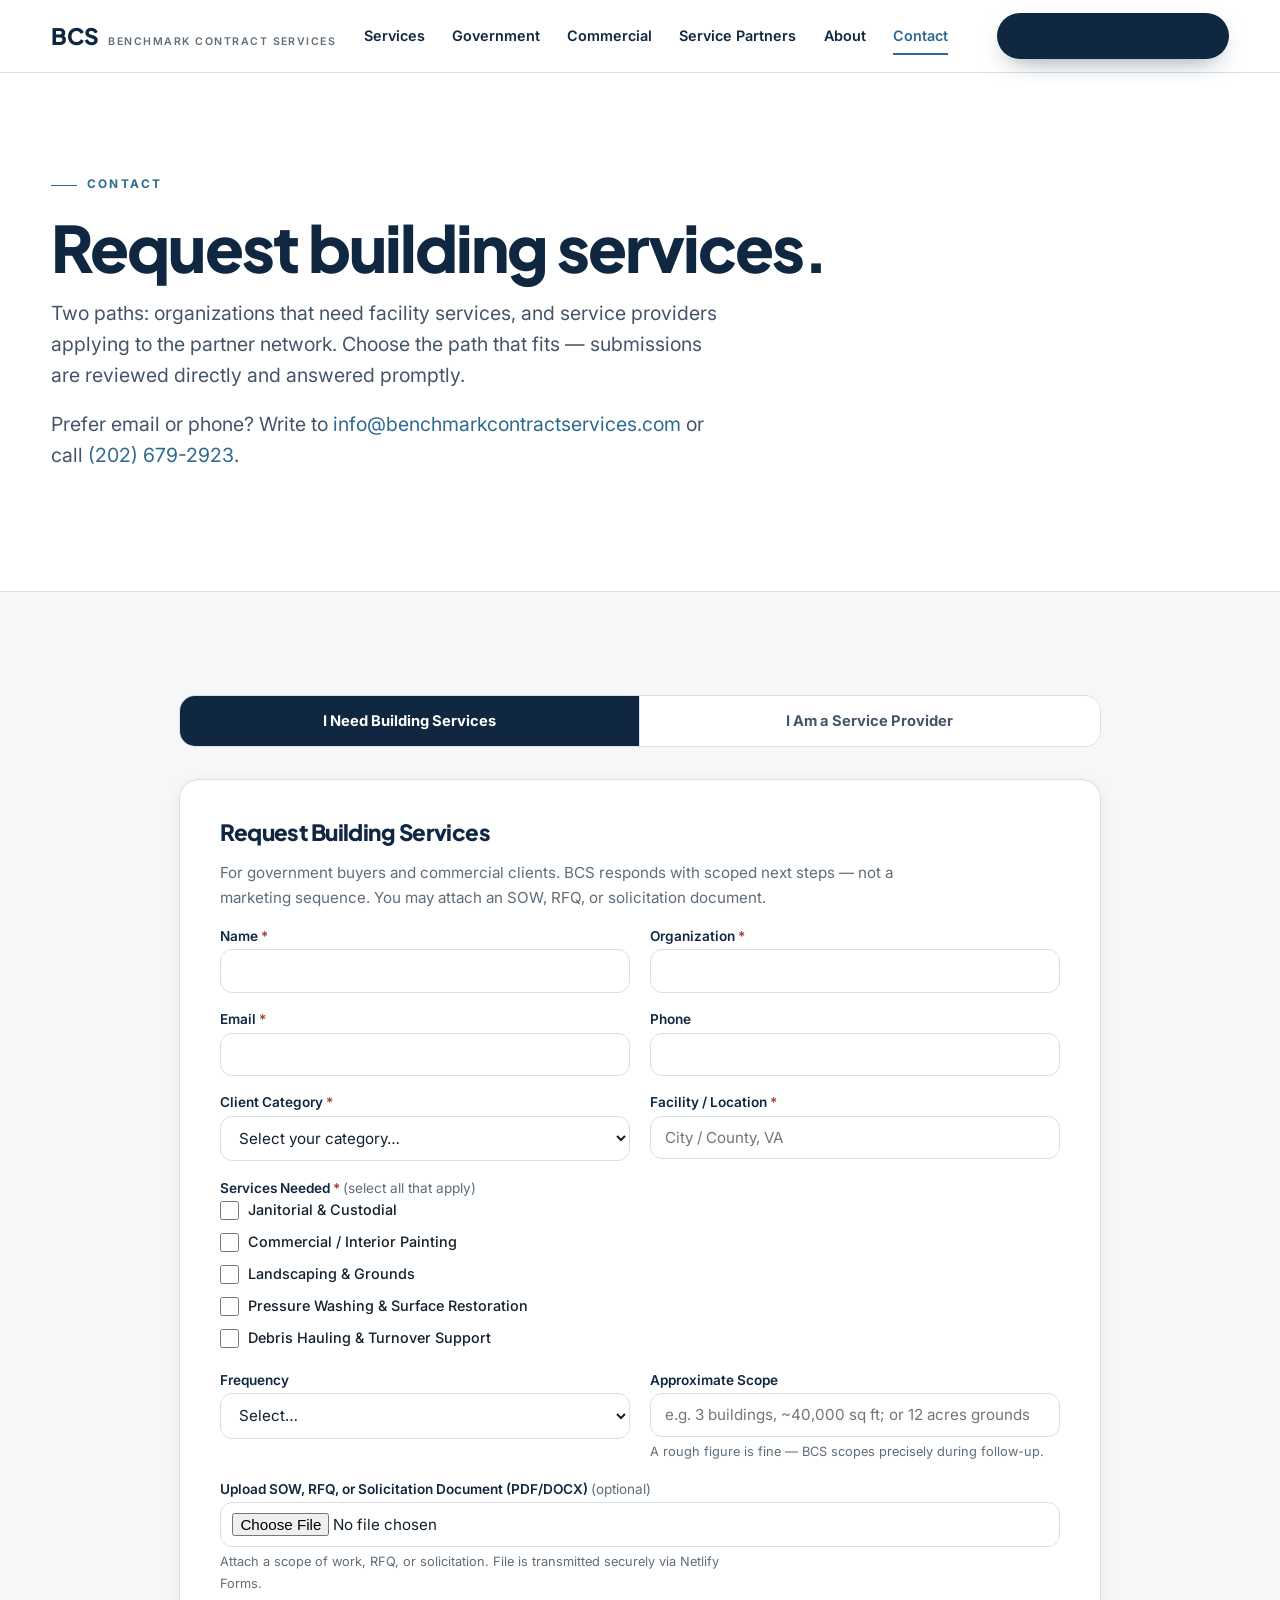
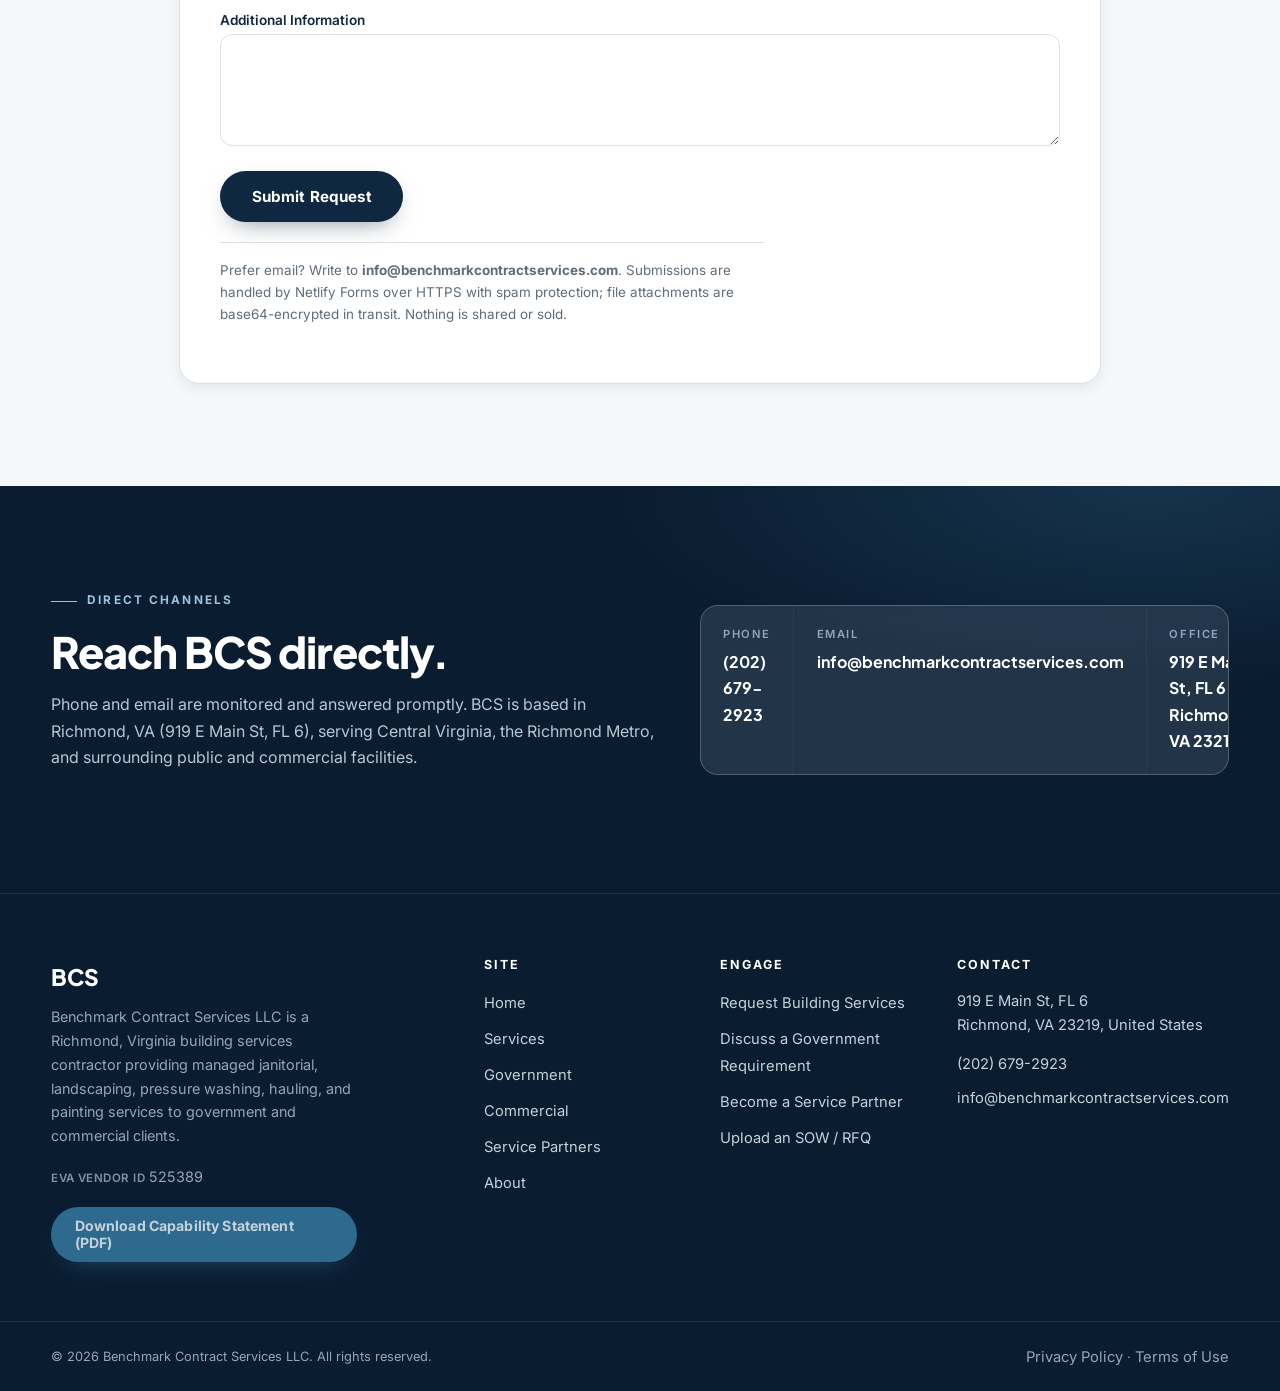
<file: contact.html>
<!DOCTYPE html>
<html lang="en">
<head>
<meta charset="utf-8">
<meta name="viewport" content="width=device-width, initial-scale=1">
<title>Request Building Services | Contact Benchmark Contract Services</title>
<meta name="description" content="Request managed building services or discuss a government requirement with Benchmark Contract Services. info@benchmarkcontractservices.com — Richmond, VA government and commercial facility services. Upload an SOW, RFQ, or solicitation document.">
<link rel="canonical" href="https://benchmarkcontractservices.com/contact.html">
<meta property="og:type" content="website">
<meta property="og:title" content="Request Building Services | Contact Benchmark Contract Services">
<meta property="og:description" content="Request managed building services or discuss a government requirement with Benchmark Contract Services. Submit an SOW, RFQ, or solicitation document securely.">
<meta property="og:url" content="https://benchmarkcontractservices.com/contact.html">
<meta property="og:image" content="https://images.unsplash.com/photo-1518135714426-c18f5ffb6f4d?w=1200&q=70&auto=format&fit=crop">
<meta name="twitter:card" content="summary_large_image">
<meta name="twitter:title" content="Request Building Services | Contact Benchmark Contract Services">
<meta name="twitter:description" content="Request managed building services or discuss a government requirement with Benchmark Contract Services.">
<meta name="twitter:image" content="https://images.unsplash.com/photo-1518135714426-c18f5ffb6f4d?w=1200&q=70&auto=format&fit=crop">
<link rel="icon" href="data:image/svg+xml,%3Csvg xmlns='http://www.w3.org/2000/svg' viewBox='0 0 32 32'%3E%3Crect width='32' height='32' rx='4' fill='%230F2740'/%3E%3Ctext x='16' y='21' font-family='Arial' font-size='13' font-weight='700' fill='white' text-anchor='middle'%3EB%3C/text%3E%3C/svg%3E">
<link rel="preconnect" href="https://fonts.googleapis.com">
<link rel="preconnect" href="https://fonts.gstatic.com" crossorigin>
<link href="https://fonts.googleapis.com/css2?family=Inter:wght@400;500;600;700&family=Plus+Jakarta+Sans:wght@600;700;800&display=swap" rel="stylesheet">
<link rel="stylesheet" href="css/styles.css">
</head>
<body>
<a class="skip-link" href="#main">Skip to main content</a>
<header class="site-header">
  <div class="wrap header-inner">
    <a class="brand" href="index.html" aria-label="Benchmark Contract Services — home">
      <span class="brand-mark">BCS</span>
      <span class="brand-sub">Benchmark Contract Services</span>
    </a>
    <button class="nav-toggle" aria-expanded="false" aria-controls="site-nav">Menu</button>
    <nav class="site-nav" id="site-nav" aria-label="Primary">
      <ul>
        <li><a href="services.html">Services</a></li>
        <li><a href="government.html">Government</a></li>
        <li><a href="commercial.html">Commercial</a></li>
        <li><a href="partners.html">Service Partners</a></li>
        <li><a href="about.html">About</a></li>
        <li><a href="contact.html" aria-current="page">Contact</a></li>
        <li class="nav-cta"><a class="btn btn--primary" href="contact.html">Request Building Services</a></li>
      </ul>
    </nav>
  </div>
</header>
<main id="main">
<section class="section section--alt" style="border-top:0">
  <div class="wrap">
    <span class="label">Contact</span>
    <h1 style="max-width:22ch">Request building services.</h1>
    <p class="lede">Two paths: organizations that need facility services, and service providers applying to the partner network. Choose the path that fits — submissions are reviewed directly and answered promptly.</p>
    <p class="lede" style="margin-top:1rem">Prefer email or phone? Write to <a href="mailto:info@benchmarkcontractservices.com">info@benchmarkcontractservices.com</a> or call <a href="tel:2026792923">(202) 679-2923</a>.</p>
  </div>
</section>

<section class="section">
  <div class="wrap" style="max-width:64rem">
    <div class="intent-tabs" role="tablist" aria-label="Contact intent">
      <button type="button" role="tab" id="tab-buyer" aria-selected="true" aria-controls="panel-buyer">I Need Building Services</button>
      <button type="button" role="tab" id="tab-provider" aria-selected="false" aria-controls="panel-provider">I Am a Service Provider</button>
    </div>

    <div id="panel-buyer" data-intent-panel role="tabpanel" aria-labelledby="tab-buyer">
      <div class="form-shell">
        <h2 style="font-size:1.4rem">Request Building Services</h2>
        <p style="color:var(--muted); font-size:0.95rem">For government buyers and commercial clients. BCS responds with scoped next steps — not a marketing sequence. You may attach an SOW, RFQ, or solicitation document.</p>
        <form name="request-building-services" method="POST" data-netlify="true" action="/" novalidate>
          <input type="hidden" name="form-name" value="request-building-services">
          <div class="form-row">
            <div class="field"><label for="c-name">Name <span class="req">*</span></label><input id="c-name" name="name" type="text" required autocomplete="name"><p class="error">Name is required.</p></div>
            <div class="field"><label for="c-org">Organization <span class="req">*</span></label><input id="c-org" name="organization" type="text" required autocomplete="organization"><p class="error">Organization is required.</p></div>
          </div>
          <div class="form-row">
            <div class="field"><label for="c-email">Email <span class="req">*</span></label><input id="c-email" name="email" type="email" required autocomplete="email"><p class="error">A valid email is required.</p></div>
            <div class="field"><label for="c-phone">Phone</label><input id="c-phone" name="phone" type="tel" autocomplete="tel"></div>
          </div>
          <div class="form-row">
            <div class="field"><label for="c-category">Client Category <span class="req">*</span></label>
              <select id="c-category" name="client_category" required>
                <option value="">Select your category…</option>
                <option>Virginia State Agency / Municipality (eVA)</option>
                <option>Public School / Higher Education</option>
                <option>Commercial Property / Facility Manager</option>
                <option>Prime Contractor / Teaming Partner</option>
              </select><p class="error">Select a client category.</p></div>
            <div class="field"><label for="c-facility">Facility / Location <span class="req">*</span></label><input id="c-facility" name="facility" type="text" required placeholder="City / County, VA"><p class="error">Facility location is required.</p></div>
          </div>
          <div class="field">
            <label>Services Needed <span class="req">*</span> <span class="opt">(select all that apply)</span></label>
            <div class="check-group">
              <label><input type="checkbox" name="services" value="Janitorial &amp; Custodial" required> Janitorial &amp; Custodial</label>
              <label><input type="checkbox" name="services" value="Commercial / Interior Painting"> Commercial / Interior Painting</label>
              <label><input type="checkbox" name="services" value="Landscaping &amp; Grounds"> Landscaping &amp; Grounds</label>
              <label><input type="checkbox" name="services" value="Pressure Washing &amp; Surface Restoration"> Pressure Washing &amp; Surface Restoration</label>
              <label><input type="checkbox" name="services" value="Debris Hauling &amp; Turnover Support"> Debris Hauling &amp; Turnover Support</label>
            </div>
            <p class="error">Select at least one service.</p>
          </div>
          <div class="form-row">
            <div class="field"><label for="c-frequency">Frequency</label>
              <select id="c-frequency" name="frequency">
                <option value="">Select…</option>
                <option>One-time / project</option><option>Weekly</option><option>Monthly</option><option>Recurring — other schedule</option>
              </select></div>
            <div class="field"><label for="c-scope">Approximate Scope</label><input id="c-scope" name="scope" type="text" placeholder="e.g. 3 buildings, ~40,000 sq ft; or 12 acres grounds"><p class="hint">A rough figure is fine — BCS scopes precisely during follow-up.</p></div>
          </div>
          <div class="field"><label for="c-upload">Upload SOW, RFQ, or Solicitation Document (PDF/DOCX) <span class="opt">(optional)</span></label><input id="c-upload" type="file" name="fileUpload" accept=".pdf,.docx"><p class="hint">Attach a scope of work, RFQ, or solicitation. File is transmitted securely via Netlify Forms.</p></div>
          <div class="field"><label for="c-info">Additional Information</label><textarea id="c-info" name="message"></textarea></div>
          <p class="hp" aria-hidden="true"><label for="c-website">Leave blank<input id="c-website" type="text" name="website" tabindex="-1" autocomplete="off"></label></p>
          <button class="btn btn--primary" type="submit">Submit Request</button>
          <p class="form-status" role="status" aria-live="polite"></p>
          <p class="form-note">Prefer email? Write to <strong>info@benchmarkcontractservices.com</strong>. Submissions are handled by Netlify Forms over HTTPS with spam protection; file attachments are base64-encrypted in transit. Nothing is shared or sold.</p>
        </form>
      </div>
    </div>

    <div id="panel-provider" data-intent-panel role="tabpanel" aria-labelledby="tab-provider" hidden>
      <div class="form-shell">
        <h2 style="font-size:1.4rem">Service Provider Application</h2>
        <p style="color:var(--muted); font-size:0.95rem">Tier 1 bench intake. Trade, capacity, service area, and rate structure — no COI or W-9 at this stage.</p>
        <form name="service-partner-intake" method="POST" data-netlify="true" action="/" novalidate>
          <input type="hidden" name="form-name" value="service-partner-intake">
          <div class="form-row">
            <div class="field"><label for="sp-company">Company Name <span class="req">*</span></label><input id="sp-company" name="company" type="text" required autocomplete="organization"><p class="error">Company name is required.</p></div>
            <div class="field"><label for="sp-name">Contact Name <span class="req">*</span></label><input id="sp-name" name="contact_name" type="text" required autocomplete="name"><p class="error">Contact name is required.</p></div>
          </div>
          <div class="form-row">
            <div class="field"><label for="sp-email">Email <span class="req">*</span></label><input id="sp-email" name="email" type="email" required autocomplete="email"><p class="error">A valid email is required.</p></div>
            <div class="field"><label for="sp-phone">Phone</label><input id="sp-phone" name="phone" type="tel" autocomplete="tel"></div>
          </div>
          <div class="form-row">
            <div class="field"><label for="sp-trade">Service Category <span class="req">*</span></label>
              <select id="sp-trade" name="trade" required>
                <option value="">Select a trade…</option>
                <option>Janitorial / Custodial</option><option>Commercial / Interior Painting</option><option>Landscaping &amp; Grounds Maintenance</option><option>Pressure Washing / Surface Restoration</option><option>Debris Hauling / Bulk Waste Removal</option><option>Other Building Services</option>
              </select><p class="error">Select a service category.</p></div>
            <div class="field"><label for="sp-area">Service Area <span class="req">*</span></label><input id="sp-area" name="service_area" type="text" required placeholder="e.g. Richmond metro, Central Virginia"><p class="error">Service area is required.</p></div>
          </div>
          <div class="form-row">
            <div class="field"><label for="sp-years">Years Operating</label><input id="sp-years" name="years" type="text"></div>
            <div class="field"><label for="sp-insurance">Insurance Status</label>
              <select id="sp-insurance" name="insurance_status">
                <option value="">Select…</option>
                <option>Fully insured (GL + WC)</option><option>General liability only</option><option>In progress</option><option>Not currently insured</option>
              </select></div>
          </div>
          <div class="field"><label for="sp-creds">Business Credentials</label><input id="sp-creds" name="credentials" type="text" placeholder="Licenses, certifications, registrations"></div>
          <div class="field"><label for="sp-info">Additional Information</label><textarea id="sp-info" name="message"></textarea></div>
          <p class="hp" aria-hidden="true"><label for="sp-website">Leave blank<input id="sp-website" type="text" name="website" tabindex="-1" autocomplete="off"></label></p>
          <button class="btn btn--primary" type="submit">Submit Application</button>
          <p class="form-status" role="status" aria-live="polite"></p>
          <p class="form-note">Approved partners receive scoped assignments with net-7 payment and first right of refusal in their trade and territory. Submissions handled by Netlify Forms over HTTPS.</p>
        </form>
      </div>
    </div>
  </div>
</section>

<section class="section gov">
  <div class="wrap">
    <div>
      <span class="label">Direct Channels</span>
      <h2>Reach BCS directly.</h2>
      <p>Phone and email are monitored and answered promptly. BCS is based in Richmond, VA (919 E Main St, FL 6), serving Central Virginia, the Richmond Metro, and surrounding public and commercial facilities.</p>
    </div>
    <dl class="reg-grid">
      <div class="reg-cell"><dt>Phone</dt><dd><a href="tel:2026792923" style="color:#fff">(202) 679-2923</a></dd></div>
      <div class="reg-cell"><dt>Email</dt><dd><a href="mailto:info@benchmarkcontractservices.com" style="color:#fff">info@benchmarkcontractservices.com</a></dd></div>
      <div class="reg-cell"><dt>Office</dt><dd>919 E Main St, FL 6<br>Richmond, VA 23219</dd></div>
      <div class="reg-cell"><dt>eVA Vendor ID</dt><dd>525389</dd></div>
    </dl>
  </div>
</section>
</main>
<footer class="site-footer">
  <div class="wrap footer-grid">
    <div class="footer-brand">
      <span class="brand-mark" style="color:#fff">BCS</span>
      <p style="margin-top:.6rem">Benchmark Contract Services LLC is a Richmond, Virginia building services contractor providing managed janitorial, landscaping, pressure washing, hauling, and painting services to government and commercial clients.</p>
      <p style="margin-top:.4rem"><span class="sub" style="font-size:.72rem;color:#7E93A6;letter-spacing:.04em;text-transform:uppercase;font-weight:600">eVA Vendor ID</span> 525389</p>
      <p style="margin-top:1rem"><a class="btn btn--accent" href="docs/Capability-Statement.pdf" download style="min-height:2.7rem;padding:.6rem 1.4rem;font-size:.88rem">Download Capability Statement (PDF)</a></p>
    </div>
    <nav aria-label="Footer — site">
      <h3>Site</h3>
      <ul>
        <li><a href="index.html">Home</a></li>
        <li><a href="services.html">Services</a></li>
        <li><a href="government.html">Government</a></li>
        <li><a href="commercial.html">Commercial</a></li>
        <li><a href="partners.html">Service Partners</a></li>
        <li><a href="about.html">About</a></li>
      </ul>
    </nav>
    <nav aria-label="Footer — engage">
      <h3>Engage</h3>
      <ul>
        <li><a href="contact.html">Request Building Services</a></li>
        <li><a href="contact.html">Discuss a Government Requirement</a></li>
        <li><a href="partners.html">Become a Service Partner</a></li>
        <li><a href="contact.html">Upload an SOW / RFQ</a></li>
      </ul>
    </nav>
    <div>
      <h3>Contact</h3>
      <ul class="footer-contact">
        <li><a href="https://maps.google.com/?q=919+E+Main+St+FL+6+Richmond+VA+23219" rel="noopener">919 E Main St, FL 6<br>Richmond, VA 23219, United States</a></li>
        <li style="margin-top:.9rem"><a href="tel:2026792923">(202) 679-2923</a></li>
        <li><a href="mailto:info@benchmarkcontractservices.com">info@benchmarkcontractservices.com</a></li>
      </ul>
    </div>
  </div>
  <div class="wrap footer-legal">
    <span>© 2026 Benchmark Contract Services LLC. All rights reserved.</span>
    <span><a href="privacy.html">Privacy Policy</a> · <a href="terms.html">Terms of Use</a></span>
  </div>
</footer>
<script src="js/main.js" defer></script>
</body>
</html>
</file>
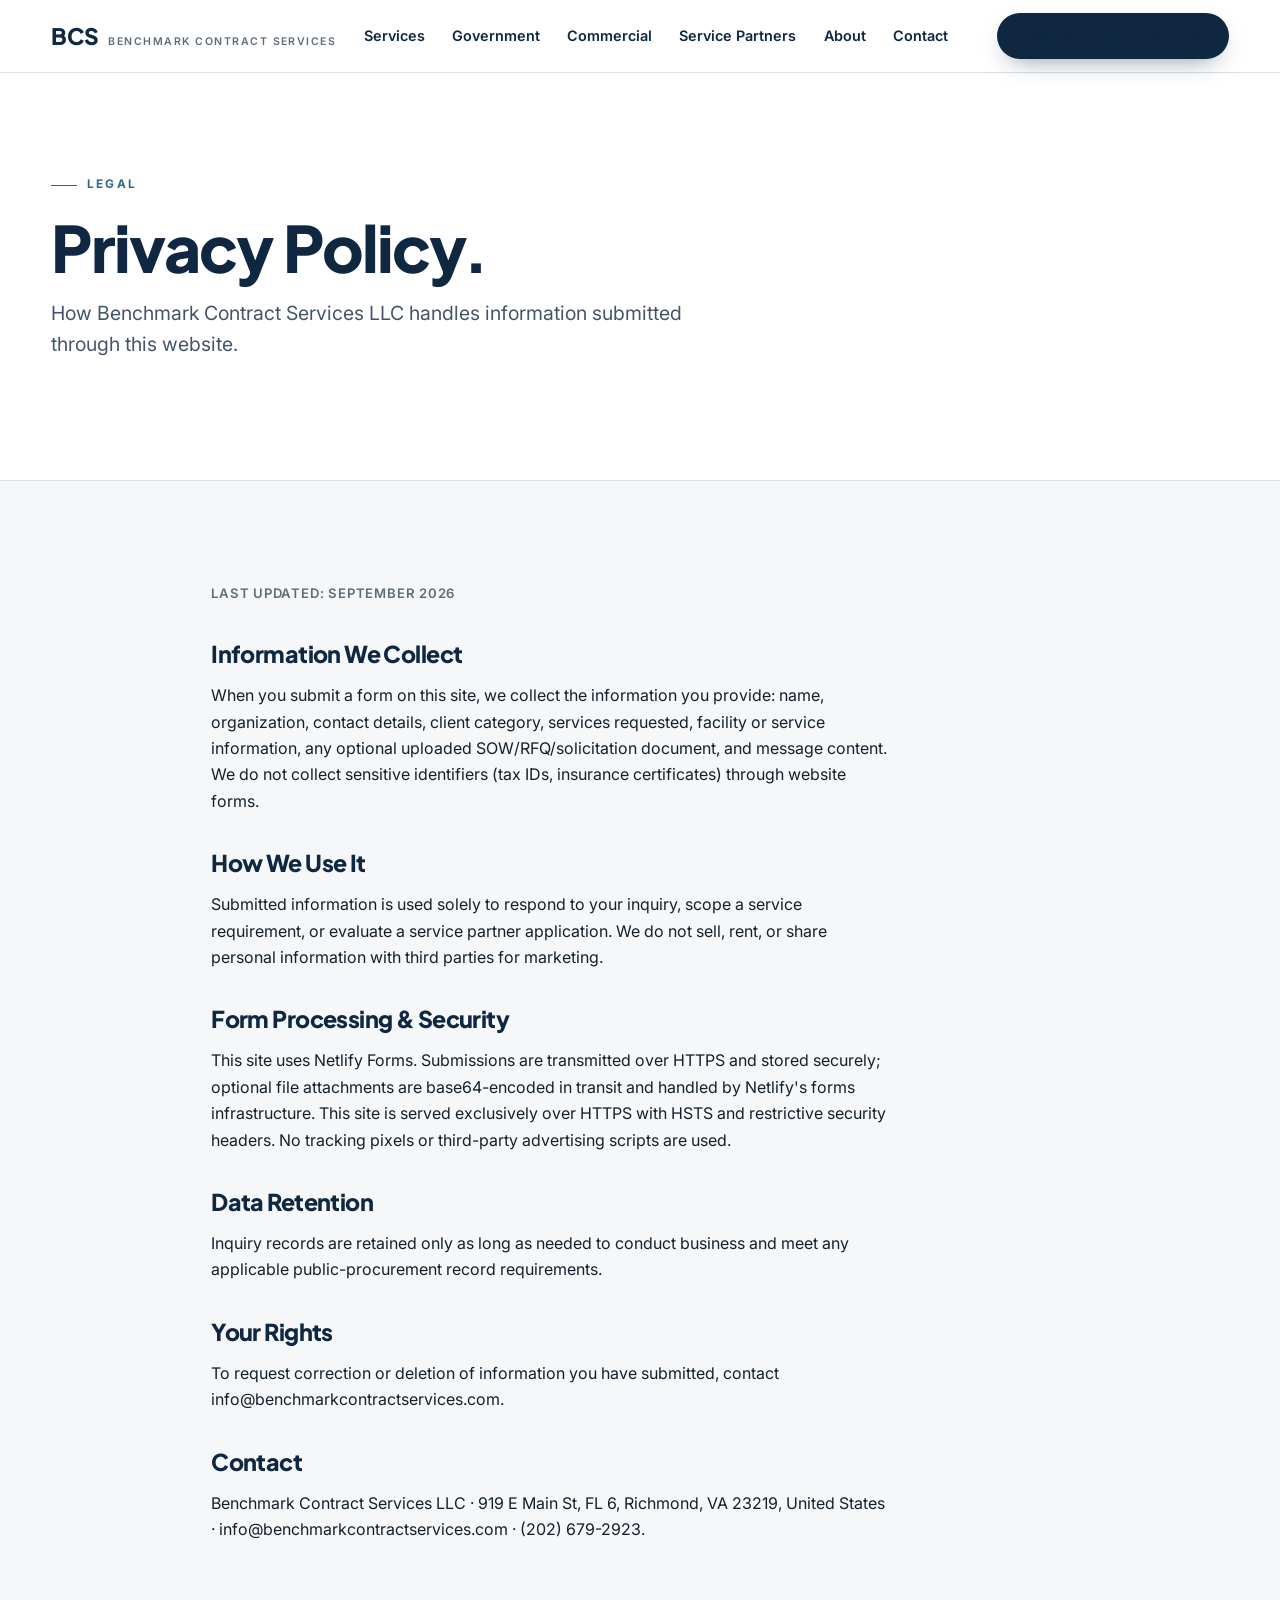
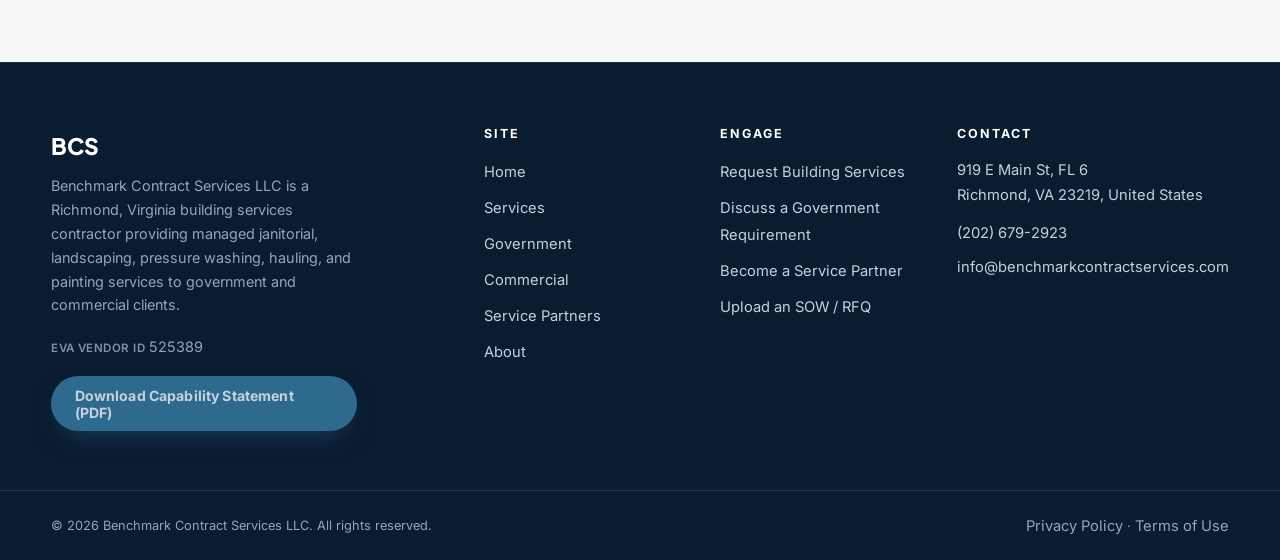
<file: privacy.html>
<!DOCTYPE html>
<html lang="en">
<head>
<meta charset="utf-8">
<meta name="viewport" content="width=device-width, initial-scale=1">
<title>Privacy Policy — Benchmark Contract Services LLC</title>
<meta name="description" content="Privacy policy for Benchmark Contract Services LLC: what information is collected through website forms and how it is used and protected.">
<link rel="canonical" href="https://benchmarkcontractservices.com/privacy.html">
<meta property="og:type" content="website">
<meta property="og:title" content="Privacy Policy — Benchmark Contract Services LLC">
<meta property="og:description" content="Privacy policy for Benchmark Contract Services LLC: what information is collected through website forms and how it is used and protected.">
<meta property="og:url" content="https://benchmarkcontractservices.com/privacy.html">
<meta name="twitter:card" content="summary">
<link rel="icon" href="data:image/svg+xml,%3Csvg xmlns='http://www.w3.org/2000/svg' viewBox='0 0 32 32'%3E%3Crect width='32' height='32' rx='4' fill='%230F2740'/%3E%3Ctext x='16' y='21' font-family='Arial' font-size='13' font-weight='700' fill='white' text-anchor='middle'%3EB%3C/text%3E%3C/svg%3E">
<link rel="preconnect" href="https://fonts.googleapis.com">
<link rel="preconnect" href="https://fonts.gstatic.com" crossorigin>
<link href="https://fonts.googleapis.com/css2?family=Inter:wght@400;500;600;700&family=Plus+Jakarta+Sans:wght@600;700;800&display=swap" rel="stylesheet">
<link rel="stylesheet" href="css/styles.css">
</head>
<body>
<a class="skip-link" href="#main">Skip to main content</a>
<header class="site-header">
  <div class="wrap header-inner">
    <a class="brand" href="index.html" aria-label="Benchmark Contract Services — home">
      <span class="brand-mark">BCS</span>
      <span class="brand-sub">Benchmark Contract Services</span>
    </a>
    <button class="nav-toggle" aria-expanded="false" aria-controls="site-nav">Menu</button>
    <nav class="site-nav" id="site-nav" aria-label="Primary">
      <ul>
        <li><a href="services.html">Services</a></li>
        <li><a href="government.html">Government</a></li>
        <li><a href="commercial.html">Commercial</a></li>
        <li><a href="partners.html">Service Partners</a></li>
        <li><a href="about.html">About</a></li>
        <li><a href="contact.html">Contact</a></li>
        <li class="nav-cta"><a class="btn btn--primary" href="contact.html">Request Building Services</a></li>
      </ul>
    </nav>
  </div>
</header>
<main id="main">
<section class="section section--alt" style="border-top:0">
  <div class="wrap">
    <span class="label">Legal</span>
    <h1 style="max-width:22ch">Privacy Policy.</h1>
    <p class="lede">How Benchmark Contract Services LLC handles information submitted through this website.</p>
  </div>
</section>

<section class="section"><div class="wrap prose">
<p class="updated">Last updated: September 2026</p>
<h2>Information We Collect</h2>
<p>When you submit a form on this site, we collect the information you provide: name, organization, contact details, client category, services requested, facility or service information, any optional uploaded SOW/RFQ/solicitation document, and message content. We do not collect sensitive identifiers (tax IDs, insurance certificates) through website forms.</p>
<h2>How We Use It</h2>
<p>Submitted information is used solely to respond to your inquiry, scope a service requirement, or evaluate a service partner application. We do not sell, rent, or share personal information with third parties for marketing.</p>
<h2>Form Processing &amp; Security</h2>
<p>This site uses Netlify Forms. Submissions are transmitted over HTTPS and stored securely; optional file attachments are base64-encoded in transit and handled by Netlify's forms infrastructure. This site is served exclusively over HTTPS with HSTS and restrictive security headers. No tracking pixels or third-party advertising scripts are used.</p>
<h2>Data Retention</h2>
<p>Inquiry records are retained only as long as needed to conduct business and meet any applicable public-procurement record requirements.</p>
<h2>Your Rights</h2>
<p>To request correction or deletion of information you have submitted, contact info@benchmarkcontractservices.com.</p>
<h2>Contact</h2>
<p>Benchmark Contract Services LLC · 919 E Main St, FL 6, Richmond, VA 23219, United States · info@benchmarkcontractservices.com · (202) 679-2923.</p>
</div></section>
</main>
<footer class="site-footer">
  <div class="wrap footer-grid">
    <div class="footer-brand">
      <span class="brand-mark" style="color:#fff">BCS</span>
      <p style="margin-top:.6rem">Benchmark Contract Services LLC is a Richmond, Virginia building services contractor providing managed janitorial, landscaping, pressure washing, hauling, and painting services to government and commercial clients.</p>
      <p style="margin-top:.4rem"><span class="sub" style="font-size:.72rem;color:#7E93A6;letter-spacing:.04em;text-transform:uppercase;font-weight:600">eVA Vendor ID</span> 525389</p>
      <p style="margin-top:1rem"><a class="btn btn--accent" href="docs/Capability-Statement.pdf" download style="min-height:2.7rem;padding:.6rem 1.4rem;font-size:.88rem">Download Capability Statement (PDF)</a></p>
    </div>
    <nav aria-label="Footer — site">
      <h3>Site</h3>
      <ul>
        <li><a href="index.html">Home</a></li>
        <li><a href="services.html">Services</a></li>
        <li><a href="government.html">Government</a></li>
        <li><a href="commercial.html">Commercial</a></li>
        <li><a href="partners.html">Service Partners</a></li>
        <li><a href="about.html">About</a></li>
      </ul>
    </nav>
    <nav aria-label="Footer — engage">
      <h3>Engage</h3>
      <ul>
        <li><a href="contact.html">Request Building Services</a></li>
        <li><a href="contact.html">Discuss a Government Requirement</a></li>
        <li><a href="partners.html">Become a Service Partner</a></li>
        <li><a href="contact.html">Upload an SOW / RFQ</a></li>
      </ul>
    </nav>
    <div>
      <h3>Contact</h3>
      <ul class="footer-contact">
        <li><a href="https://maps.google.com/?q=919+E+Main+St+FL+6+Richmond+VA+23219" rel="noopener">919 E Main St, FL 6<br>Richmond, VA 23219, United States</a></li>
        <li style="margin-top:.9rem"><a href="tel:2026792923">(202) 679-2923</a></li>
        <li><a href="mailto:info@benchmarkcontractservices.com">info@benchmarkcontractservices.com</a></li>
      </ul>
    </div>
  </div>
  <div class="wrap footer-legal">
    <span>© 2026 Benchmark Contract Services LLC. All rights reserved.</span>
    <span><a href="privacy.html">Privacy Policy</a> · <a href="terms.html">Terms of Use</a></span>
  </div>
</footer>
<script src="js/main.js" defer></script>
</body>
</html>
</file>
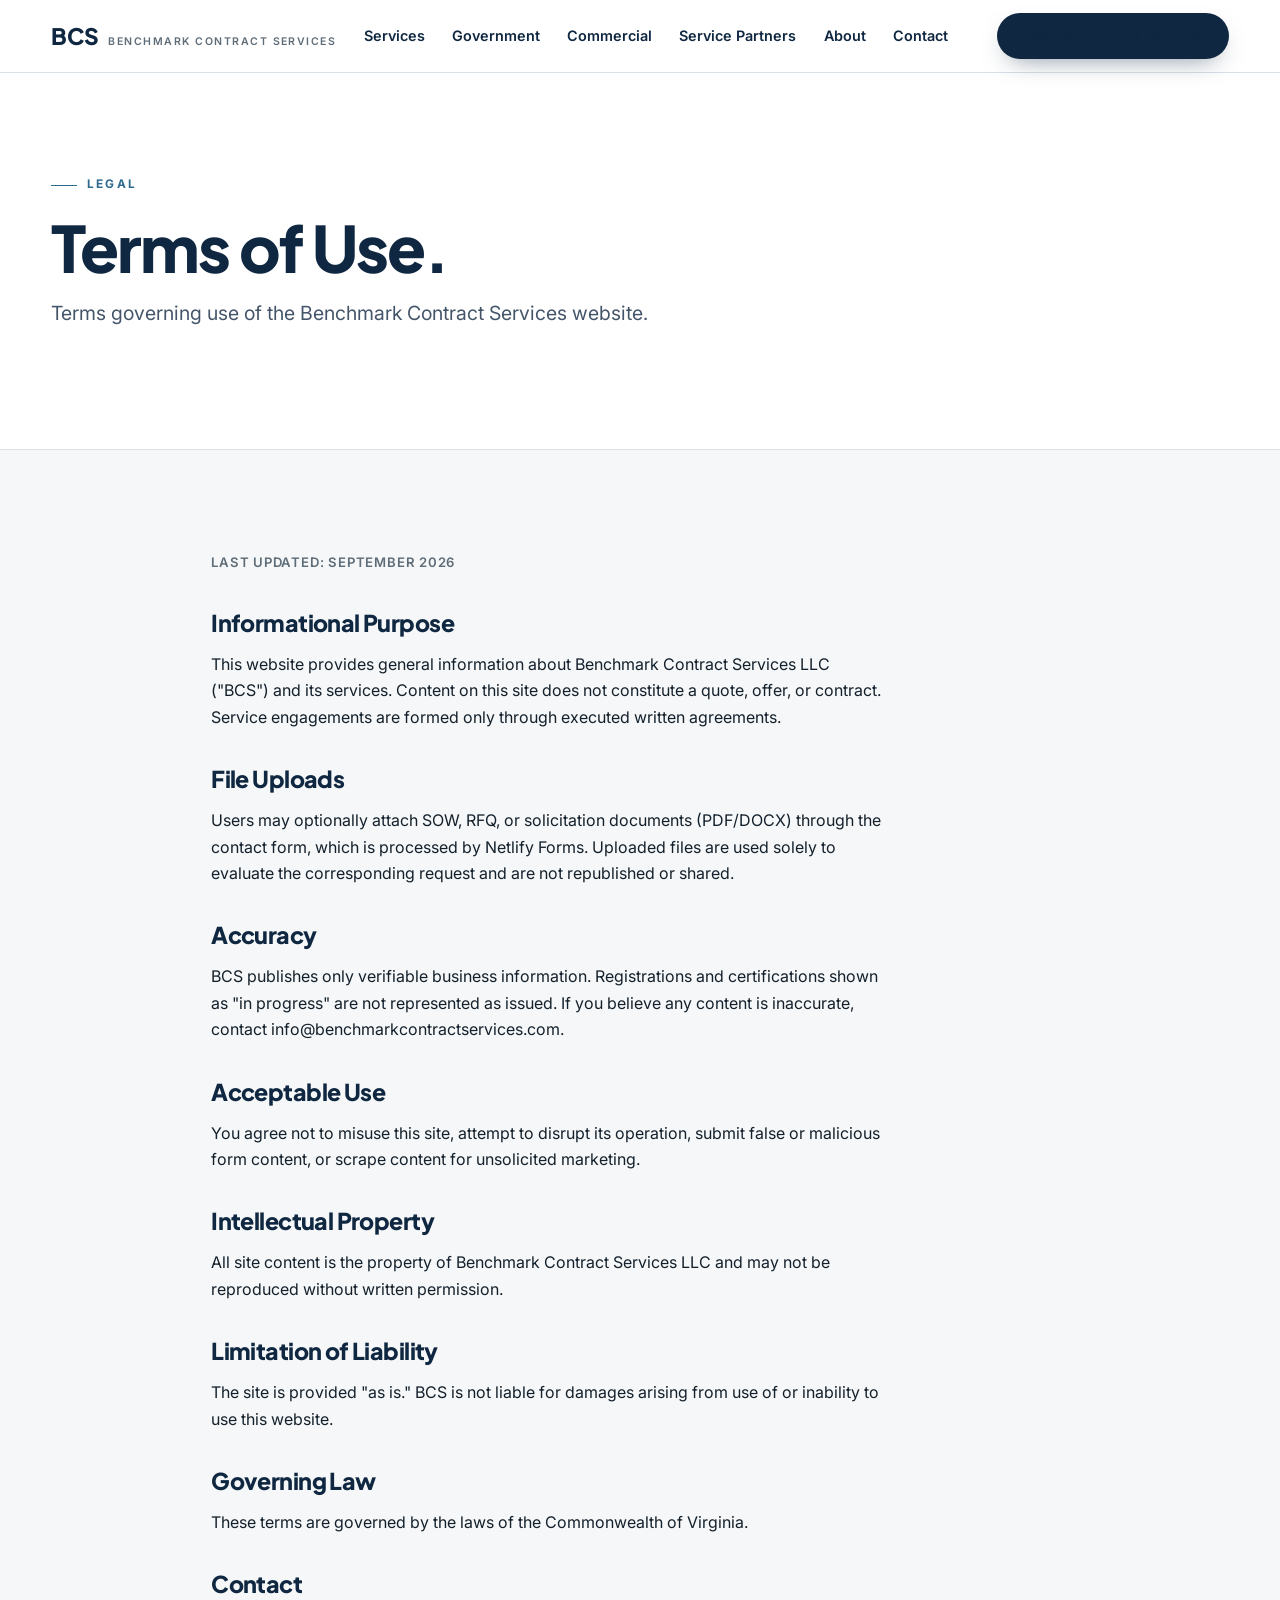
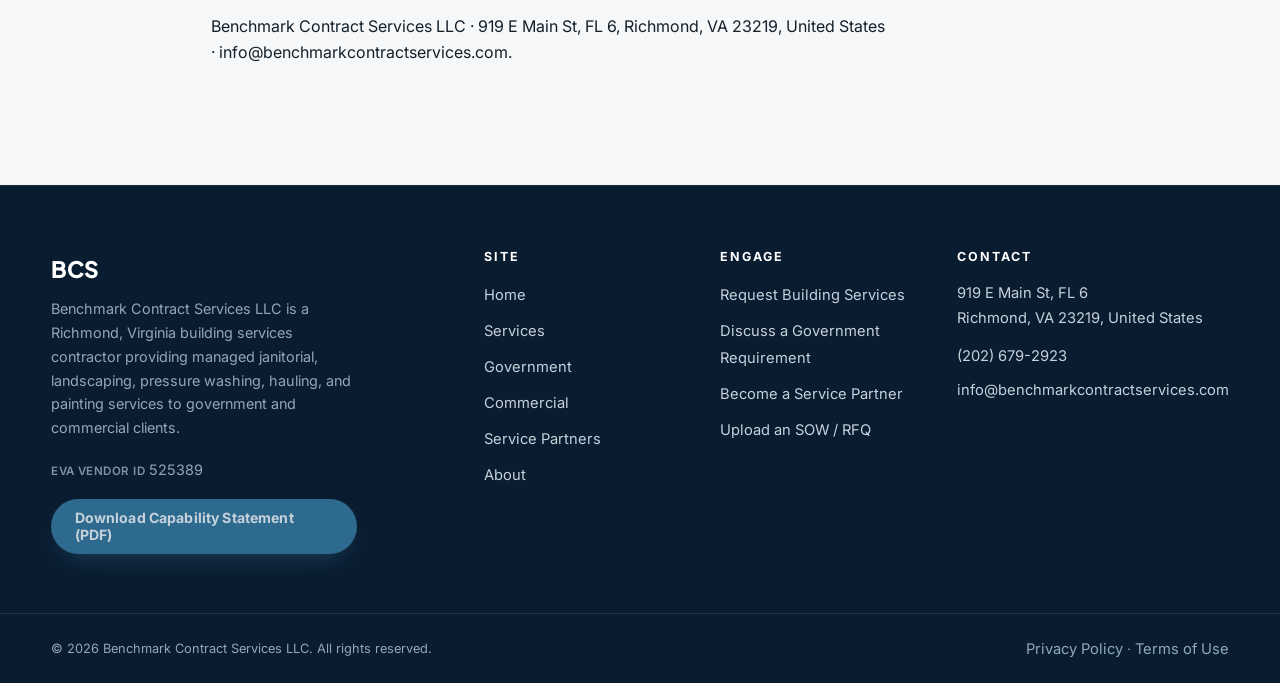
<file: terms.html>
<!DOCTYPE html>
<html lang="en">
<head>
<meta charset="utf-8">
<meta name="viewport" content="width=device-width, initial-scale=1">
<title>Terms of Use — Benchmark Contract Services LLC</title>
<meta name="description" content="Terms of use for the Benchmark Contract Services LLC website.">
<link rel="canonical" href="https://benchmarkcontractservices.com/terms.html">
<meta property="og:type" content="website">
<meta property="og:title" content="Terms of Use — Benchmark Contract Services LLC">
<meta property="og:description" content="Terms of use for the Benchmark Contract Services LLC website.">
<meta property="og:url" content="https://benchmarkcontractservices.com/terms.html">
<meta name="twitter:card" content="summary">
<link rel="icon" href="data:image/svg+xml,%3Csvg xmlns='http://www.w3.org/2000/svg' viewBox='0 0 32 32'%3E%3Crect width='32' height='32' rx='4' fill='%230F2740'/%3E%3Ctext x='16' y='21' font-family='Arial' font-size='13' font-weight='700' fill='white' text-anchor='middle'%3EB%3C/text%3E%3C/svg%3E">
<link rel="preconnect" href="https://fonts.googleapis.com">
<link rel="preconnect" href="https://fonts.gstatic.com" crossorigin>
<link href="https://fonts.googleapis.com/css2?family=Inter:wght@400;500;600;700&family=Plus+Jakarta+Sans:wght@600;700;800&display=swap" rel="stylesheet">
<link rel="stylesheet" href="css/styles.css">
</head>
<body>
<a class="skip-link" href="#main">Skip to main content</a>
<header class="site-header">
  <div class="wrap header-inner">
    <a class="brand" href="index.html" aria-label="Benchmark Contract Services — home">
      <span class="brand-mark">BCS</span>
      <span class="brand-sub">Benchmark Contract Services</span>
    </a>
    <button class="nav-toggle" aria-expanded="false" aria-controls="site-nav">Menu</button>
    <nav class="site-nav" id="site-nav" aria-label="Primary">
      <ul>
        <li><a href="services.html">Services</a></li>
        <li><a href="government.html">Government</a></li>
        <li><a href="commercial.html">Commercial</a></li>
        <li><a href="partners.html">Service Partners</a></li>
        <li><a href="about.html">About</a></li>
        <li><a href="contact.html">Contact</a></li>
        <li class="nav-cta"><a class="btn btn--primary" href="contact.html">Request Building Services</a></li>
      </ul>
    </nav>
  </div>
</header>
<main id="main">
<section class="section section--alt" style="border-top:0">
  <div class="wrap">
    <span class="label">Legal</span>
    <h1 style="max-width:22ch">Terms of Use.</h1>
    <p class="lede">Terms governing use of the Benchmark Contract Services website.</p>
  </div>
</section>

<section class="section"><div class="wrap prose">
<p class="updated">Last updated: September 2026</p>
<h2>Informational Purpose</h2>
<p>This website provides general information about Benchmark Contract Services LLC ("BCS") and its services. Content on this site does not constitute a quote, offer, or contract. Service engagements are formed only through executed written agreements.</p>
<h2>File Uploads</h2>
<p>Users may optionally attach SOW, RFQ, or solicitation documents (PDF/DOCX) through the contact form, which is processed by Netlify Forms. Uploaded files are used solely to evaluate the corresponding request and are not republished or shared.</p>
<h2>Accuracy</h2>
<p>BCS publishes only verifiable business information. Registrations and certifications shown as "in progress" are not represented as issued. If you believe any content is inaccurate, contact info@benchmarkcontractservices.com.</p>
<h2>Acceptable Use</h2>
<p>You agree not to misuse this site, attempt to disrupt its operation, submit false or malicious form content, or scrape content for unsolicited marketing.</p>
<h2>Intellectual Property</h2>
<p>All site content is the property of Benchmark Contract Services LLC and may not be reproduced without written permission.</p>
<h2>Limitation of Liability</h2>
<p>The site is provided "as is." BCS is not liable for damages arising from use of or inability to use this website.</p>
<h2>Governing Law</h2>
<p>These terms are governed by the laws of the Commonwealth of Virginia.</p>
<h2>Contact</h2>
<p>Benchmark Contract Services LLC · 919 E Main St, FL 6, Richmond, VA 23219, United States · info@benchmarkcontractservices.com.</p>
</div></section>
</main>
<footer class="site-footer">
  <div class="wrap footer-grid">
    <div class="footer-brand">
      <span class="brand-mark" style="color:#fff">BCS</span>
      <p style="margin-top:.6rem">Benchmark Contract Services LLC is a Richmond, Virginia building services contractor providing managed janitorial, landscaping, pressure washing, hauling, and painting services to government and commercial clients.</p>
      <p style="margin-top:.4rem"><span class="sub" style="font-size:.72rem;color:#7E93A6;letter-spacing:.04em;text-transform:uppercase;font-weight:600">eVA Vendor ID</span> 525389</p>
      <p style="margin-top:1rem"><a class="btn btn--accent" href="docs/Capability-Statement.pdf" download style="min-height:2.7rem;padding:.6rem 1.4rem;font-size:.88rem">Download Capability Statement (PDF)</a></p>
    </div>
    <nav aria-label="Footer — site">
      <h3>Site</h3>
      <ul>
        <li><a href="index.html">Home</a></li>
        <li><a href="services.html">Services</a></li>
        <li><a href="government.html">Government</a></li>
        <li><a href="commercial.html">Commercial</a></li>
        <li><a href="partners.html">Service Partners</a></li>
        <li><a href="about.html">About</a></li>
      </ul>
    </nav>
    <nav aria-label="Footer — engage">
      <h3>Engage</h3>
      <ul>
        <li><a href="contact.html">Request Building Services</a></li>
        <li><a href="contact.html">Discuss a Government Requirement</a></li>
        <li><a href="partners.html">Become a Service Partner</a></li>
        <li><a href="contact.html">Upload an SOW / RFQ</a></li>
      </ul>
    </nav>
    <div>
      <h3>Contact</h3>
      <ul class="footer-contact">
        <li><a href="https://maps.google.com/?q=919+E+Main+St+FL+6+Richmond+VA+23219" rel="noopener">919 E Main St, FL 6<br>Richmond, VA 23219, United States</a></li>
        <li style="margin-top:.9rem"><a href="tel:2026792923">(202) 679-2923</a></li>
        <li><a href="mailto:info@benchmarkcontractservices.com">info@benchmarkcontractservices.com</a></li>
      </ul>
    </div>
  </div>
  <div class="wrap footer-legal">
    <span>© 2026 Benchmark Contract Services LLC. All rights reserved.</span>
    <span><a href="privacy.html">Privacy Policy</a> · <a href="terms.html">Terms of Use</a></span>
  </div>
</footer>
<script src="js/main.js" defer></script>
</body>
</html>
</file>
<file: css/styles.css>
/* ==========================================================================
   Benchmark Contract Services LLC — Design System (2026 rebuild)
   Navy/slate procurement identity, modern finish per approved mockup:
   photo-driven hero, rounded photo trade cards with dark bottom-sheet
   captions, near-pill CTAs (999px), steel single accent, alternating
   light/dark bands, pre-numbered emphasized 5-step quality flow.
   Designed to fill wide desktop (>=1440px) without dead margins.
   ========================================================================== */

:root {
  --navy: #0F2740;
  --navy-deep: #0A1C30;
  --slate: #44556A;
  --steel: #2E6A8E;
  --steel-bright: #3E86AD;
  --bg: #F5F7F8;
  --surface: #FFFFFF;
  --surface-alt: #EDF1F4;
  --border: #D9E0E6;
  --text: #14202B;
  --muted: #5F6D79;
  --verified: #2F6B4F;

  --display: "Plus Jakarta Sans", "Inter", -apple-system, sans-serif;
  --body: "Inter", -apple-system, "Segoe UI", sans-serif;

  /* Fill wide desktop: high cap so no narrow centered column at >=1440px. */
  --max: 112rem;
  --gutter: clamp(1.25rem, 4vw, 3.5rem);

  --focus: 0 0 0 3px rgba(46, 106, 142, 0.45);
}

/* ---------- Reset ---------- */
*, *::before, *::after { box-sizing: border-box; }
html { -webkit-text-size-adjust: 100%; scroll-behavior: smooth; }
@media (prefers-reduced-motion: reduce) {
  html { scroll-behavior: auto; }
  *, *::before, *::after { animation-duration: 0.01ms !important; transition-duration: 0.01ms !important; }
}
body {
  margin: 0;
  font-family: var(--body);
  font-size: 1rem;
  line-height: 1.65;
  color: var(--text);
  background: var(--bg);
  -webkit-font-smoothing: antialiased;
}
img, svg { max-width: 100%; display: block; }
a { color: var(--steel); text-decoration: none; }
a:focus-visible, button:focus-visible, input:focus-visible,
select:focus-visible, textarea:focus-visible, [tabindex]:focus-visible {
  outline: none; box-shadow: var(--focus); border-radius: 8px;
}

/* ---------- Skip link ---------- */
.skip-link {
  position: absolute; left: 1rem; top: -4rem; z-index: 200;
  background: var(--navy); color: #fff; padding: 0.75rem 1.25rem;
  font-weight: 600; text-decoration: none; border-radius: 999px;
  transition: top 0.15s ease;
}
.skip-link:focus { top: 1rem; color: #fff; }

/* ---------- Typography ---------- */
h1, h2, h3, h4 {
  font-family: var(--display);
  color: var(--navy);
  line-height: 1.08;
  letter-spacing: -0.02em;
  margin: 0 0 1rem;
  text-wrap: balance;
}
h1 { font-size: clamp(2.4rem, 5.4vw, 4rem); font-weight: 800; letter-spacing: -0.03em; }
h2 { font-size: clamp(1.8rem, 3.6vw, 2.7rem); font-weight: 800; letter-spacing: -0.025em; }
h3 { font-size: 1.2rem; font-weight: 700; letter-spacing: -0.01em; }
h4 { font-size: 1.02rem; font-weight: 700; }
p { margin: 0 0 1.1rem; max-width: 68ch; }

.lede { font-size: clamp(1.05rem, 1.6vw, 1.22rem); color: var(--slate); line-height: 1.6; max-width: 56ch; }

.label {
  display: block;
  font-family: var(--body);
  font-size: 0.74rem;
  font-weight: 700;
  letter-spacing: 0.18em;
  text-transform: uppercase;
  color: var(--steel);
  margin-bottom: 1.1rem;
}
.label::before { content: ""; display: inline-block; width: 1.6rem; height: 1px; background: var(--steel); vertical-align: middle; margin-right: 0.65rem; }

/* ---------- Layout ---------- */
.wrap { max-width: var(--max); margin-inline: auto; padding-inline: var(--gutter); }
.section { padding-block: clamp(4rem, 8vw, 7rem); }
.section--alt { background: var(--surface); border-block: 1px solid var(--border); }
.section--tint { background: var(--surface-alt); border-block: 1px solid var(--border); }
.section--dark { background: var(--navy); color: #DCE5EC; }
.section--dark h1, .section--dark h2, .section--dark h3 { color: #fff; }
.section--dark .label { color: #7FA8C4; }
.section--dark .label::before { background: #7FA8C4; }
.section--dark p { color: #B9C7D3; }

.split-heading { display: grid; gap: 1.5rem; margin: 0 0 clamp(2rem, 5vw, 3.5rem); }
@media (min-width: 56rem) { .split-heading { grid-template-columns: 1fr 1fr; align-items: end; } .split-heading p { margin-bottom: 0.5rem; } }

.grid-2 { display: grid; gap: clamp(2rem, 5vw, 4.5rem); align-items: start; }
@media (min-width: 60rem) { .grid-2 { grid-template-columns: 1fr 1fr; } }

.grid-3 { display: grid; gap: 1.5rem; }
@media (min-width: 40rem) { .grid-3 { grid-template-columns: repeat(2, 1fr); } }
@media (min-width: 64rem) { .grid-3 { grid-template-columns: repeat(3, 1fr); } }

.grid-4 { display: grid; gap: 1.25rem; }
@media (min-width: 44rem) { .grid-4 { grid-template-columns: repeat(2, 1fr); } }
@media (min-width: 70rem) { .grid-4 { grid-template-columns: repeat(4, 1fr); } }

/* Numbered editorial list */
.num-list { list-style: none; margin: 0; padding: 0; border-top: 1px solid var(--border); }
.num-list li { display: grid; grid-template-columns: 3.5rem 1fr; gap: 1.25rem; padding: 1.4rem 0; border-bottom: 1px solid var(--border); }
.num-list .n { font-family: var(--display); font-weight: 800; color: var(--steel); font-size: 1.1rem; letter-spacing: 0.02em; }
.num-list h3 { margin-bottom: 0.35rem; }
.num-list p { margin: 0; color: var(--muted); font-size: 0.96rem; }

/* ---------- Buttons: refined near-pill ---------- */
.btn {
  display: inline-flex; align-items: center; justify-content: center; gap: 0.55rem;
  font: 700 0.95rem var(--body); letter-spacing: 0.01em;
  padding: 0.9rem 1.9rem; min-height: 3.15rem;
  border-radius: 999px; text-decoration: none; cursor: pointer;
  border: 1px solid transparent;
  transition: transform 0.15s ease, background 0.15s ease, color 0.15s ease, box-shadow 0.2s ease;
}
.btn:hover { transform: translateY(-2px); }
.btn--primary { background: var(--navy); color: #fff; box-shadow: 0 10px 26px -12px rgba(15, 39, 64, 0.6); }
.btn--primary:hover { background: var(--navy-deep); }
.btn--accent { background: var(--steel); color: #fff; box-shadow: 0 12px 28px -14px rgba(46, 106, 142, 0.65); }
.btn--accent:hover { background: var(--steel-bright); }
.btn--light { background: #fff; color: var(--navy); }
.btn--light:hover { background: var(--surface-alt); }
.btn--outline { background: transparent; color: var(--navy); border-color: var(--navy); }
.btn--outline:hover { background: var(--navy); color: #fff; }
.btn--outline-light { background: transparent; color: #fff; border-color: rgba(255, 255, 255, 0.5); }
.btn--outline-light:hover { border-color: #fff; color: #fff; }

.link-arrow { font-weight: 600; color: var(--steel); font-size: 0.98rem; }
.link-arrow::after { content: " →"; }
.link-arrow:hover { color: var(--navy); }
.section--dark .link-arrow { color: #9CC3DC; }

/* ---------- Header ---------- */
.site-header { position: sticky; top: 0; z-index: 100; background: rgba(255, 255, 255, 0.92); border-bottom: 1px solid var(--border); backdrop-filter: blur(10px); }
.header-inner { display: flex; align-items: center; justify-content: space-between; gap: 1rem; min-height: 4.5rem; }
.brand { text-decoration: none; display: flex; align-items: baseline; gap: 0.6rem; }
.brand-mark { font-family: var(--display); font-weight: 800; font-size: 1.42rem; color: var(--navy); letter-spacing: -0.02em; }
.brand-sub { font-size: 0.66rem; letter-spacing: 0.14em; text-transform: uppercase; color: var(--muted); font-weight: 600; }
@media (max-width: 40rem) { .brand-sub { display: none; } }

.nav-toggle {
  display: inline-flex; align-items: center; gap: 0.5rem;
  background: none; border: 1px solid var(--border); border-radius: 999px;
  padding: 0.55rem 1rem; font: 600 0.82rem var(--body); color: var(--navy);
  cursor: pointer; letter-spacing: 0.08em; text-transform: uppercase;
}
.site-nav { display: none; }
.site-nav.open { display: block; position: absolute; inset: 4.5rem 0 auto; background: var(--surface); border-bottom: 1px solid var(--border); padding: 1rem var(--gutter) 1.5rem; box-shadow: 0 20px 40px -20px rgba(15, 39, 64, 0.5); }
.site-nav ul { list-style: none; margin: 0; padding: 0; display: flex; flex-direction: column; gap: 0.15rem; }
.site-nav a { display: block; padding: 0.7rem 0.25rem; color: var(--navy); text-decoration: none; font-weight: 600; font-size: 0.95rem; border-bottom: 1px solid var(--surface-alt); }
.site-nav a[aria-current="page"] { color: var(--steel); }
.nav-cta { margin-top: 1rem; }
@media (min-width: 62rem) {
  .nav-toggle { display: none; }
  .site-nav, .site-nav.open { display: flex; position: static; padding: 0; border: 0; box-shadow: none; background: none; align-items: center; }
  .site-nav ul { flex-direction: row; gap: 1.7rem; align-items: center; }
  .site-nav a { border: 0; padding: 0.3rem 0; font-size: 0.9rem; position: relative; }
  .site-nav a::after { content: ""; position: absolute; left: 0; bottom: -2px; width: 0; height: 2px; background: var(--steel); transition: width 0.18s ease; }
  .site-nav a:hover::after, .site-nav a[aria-current="page"]::after { width: 100%; }
  .nav-cta { margin: 0 0 0 1.4rem; }
  .nav-cta .btn { min-height: 2.9rem; padding: 0.7rem 1.5rem; font-size: 0.88rem; }
}

/* ---------- Hero: photo-driven, deep navy overlay ---------- */
.hero { position: relative; color: #DCE5EC; overflow: hidden; background-size: cover; background-position: center; padding-block: clamp(5rem, 12vw, 9rem); }
.hero-media { position: absolute; top: 0; left: 0; right: 0; bottom: 0; z-index: 0; }
.hero-media img { width: 100%; height: 100%; object-fit: cover; object-position: center; }
.hero::after { content: ""; position: absolute; inset: 0; z-index: 1; background: linear-gradient(100deg, rgba(10, 28, 48, 0.96) 0%, rgba(15, 39, 64, 0.82) 46%, rgba(15, 39, 64, 0.35) 78%, rgba(10, 28, 48, 0.55) 100%); }
.hero .wrap { position: relative; z-index: 2; max-width: 82rem; }
.hero .label { color: #9CC3DC; } .hero .label::before { background: #9CC3DC; }
.hero h1 { color: #fff; max-width: 18ch; }
.hero .lede { color: #C3D2DE; max-width: 52ch; }
.hero-page { padding-block: clamp(4rem, 8vw, 6rem); }
.hero-ctas { display: flex; flex-wrap: wrap; gap: 1rem; margin-top: 2.2rem; align-items: center; }
.hero-meta { margin-top: clamp(2.8rem, 6vw, 4.5rem); padding-top: 1.6rem; border-top: 1px solid rgba(255, 255, 255, 0.18); display: flex; flex-wrap: wrap; gap: 1.6rem 3rem; font-size: 0.78rem; letter-spacing: 0.1em; text-transform: uppercase; font-weight: 600; color: #97AEC1; }
.hero-meta strong { display: block; color: #fff; font-family: var(--display); letter-spacing: 0.02em; text-transform: none; font-size: 0.92rem; font-weight: 700; margin-bottom: 0.15rem; }

/* ---------- Trust strip ---------- */
.trustbar { background: var(--surface); border-bottom: 1px solid var(--border); }
.trustbar .wrap { display: grid; gap: 0; grid-template-columns: repeat(4, 1fr); }
.trust-item { padding: 1.5rem 1.6rem; border-left: 1px solid var(--border); font-size: 0.86rem; color: var(--slate); }
.trust-item:first-child { border-left: 0; }
.trust-item strong { display: block; color: var(--navy); font-family: var(--display); font-size: 1rem; margin-bottom: 0.3rem; }
@media (max-width: 52rem) { .trustbar .wrap { grid-template-columns: 1fr 1fr; } .trust-item:nth-child(3) { border-left: 0; } }
@media (max-width: 38rem) { .trustbar .wrap { grid-template-columns: 1fr; } .trust-item { border-left: 0; border-top: 1px solid var(--border); } .trust-item:first-child { border-top: 0; } }

/* ---------- Trade photo cards ---------- */
.trade-grid { display: grid; grid-template-columns: repeat(3, 1fr); gap: 1.4rem; }
@media (max-width: 56rem) { .trade-grid { grid-template-columns: 1fr 1fr; } }
@media (max-width: 38rem) { .trade-grid { grid-template-columns: 1fr; } }
.trade-card { position: relative; border-radius: 24px; overflow: hidden; background: var(--navy); aspect-ratio: 16 / 11; box-shadow: 0 20px 40px -22px rgba(15, 39, 64, 0.55); }
.trade-media { position: absolute; top: 0; left: 0; right: 0; bottom: 0; z-index: 0; }
.trade-media img { width: 100%; height: 100%; object-fit: cover; object-position: center; transition: transform 0.5s ease; }
.trade-card:hover .trade-media img { transform: scale(1.05); }
.trade-card::after { content: ""; position: absolute; inset: 0; z-index: 1; background: linear-gradient(180deg, rgba(10, 28, 48, 0) 32%, rgba(10, 28, 48, 0.85) 100%); }
.trade-body { position: absolute; z-index: 2; left: 1.5rem; right: 1.5rem; bottom: 1.4rem; color: #F2F6F9; }
.trade-body .kicker { font-size: 0.7rem; letter-spacing: 0.16em; text-transform: uppercase; font-weight: 700; color: #9CC3DC; margin-bottom: 0.4rem; }
.trade-body h3 { color: #fff; margin: 0 0 0.35rem; }
.trade-body p { font-size: 0.88rem; color: #C3D2DE; margin: 0; }

.photo-band { position: relative; border-radius: 26px; overflow: hidden; aspect-ratio: 21 / 9; min-height: 22rem; }
.photo-media { position: absolute; top: 0; left: 0; right: 0; bottom: 0; z-index: 0; }
.photo-media img { width: 100%; height: 100%; object-fit: cover; object-position: center; }
.photo-band .photo-body { position: absolute; inset: 0; z-index: 2; background: rgba(10, 28, 48, 0.62); display: flex; align-items: flex-end; padding: 2rem var(--gutter); color: #F2F6F9; }

/* ---------- Government panel ---------- */
.gov { background: var(--navy-deep); color: #C3D2DE; position: relative; overflow: hidden; }
.gov::before { content: ""; position: absolute; inset: 0; background: radial-gradient(70% 80% at 90% 0%, rgba(62, 134, 173, 0.22), transparent 60%); }
.gov .wrap { position: relative; display: grid; gap: 2.5rem; align-items: center; }
@media (min-width: 64rem) { .gov .wrap { grid-template-columns: 1.15fr 1fr; } }
.gov .label { color: #9CC3DC; } .gov .label::before { background: #9CC3DC; }
.gov h2 { color: #fff; max-width: 20ch; }
.gov p { color: #B9C7D3; }
.gov-cta { margin-top: 2rem; display: flex; flex-wrap: wrap; gap: 1rem; }
.reg-grid { display: grid; gap: 1px; background: var(--border); border: 1px solid var(--border); border-radius: 18px; overflow: hidden; }
@media (min-width: 40rem) { .reg-grid { grid-template-columns: repeat(2, 1fr); } }
@media (min-width: 72rem) { .reg-grid { grid-template-columns: repeat(4, 1fr); } }
.reg-cell { background: var(--surface); padding: 1.2rem 1.4rem; }
.reg-cell dt { font-size: 0.7rem; letter-spacing: 0.14em; text-transform: uppercase; font-weight: 600; color: var(--slate); margin-bottom: 0.35rem; }
.reg-cell dd { margin: 0; font-family: var(--display); font-weight: 700; font-size: 1rem; }
.reg-cell dd.pending { color: var(--muted); font-weight: 500; }
.gov .reg-grid { background: rgba(255, 255, 255, 0.14); border: 1px solid rgba(255, 255, 255, 0.18); }
.gov .reg-cell { background: rgba(15, 39, 64, 0.35); backdrop-filter: blur(4px); }
.gov .reg-cell dt { color: #8FA8BB; }
.gov .reg-cell dd { color: #fff; }
.gov .reg-cell dd.pending { color: #B9C7D3; }

/* Code cards for NIGP / NAICS */
.code-grid { display: grid; gap: 1rem; }
@media (min-width: 44rem) { .code-grid { grid-template-columns: repeat(2, 1fr); } }
@media (min-width: 76rem) { .code-grid { grid-template-columns: repeat(3, 1fr); } }
.code-card { background: var(--surface); border: 1px solid var(--border); border-radius: 18px; padding: 1.3rem 1.4rem; }
.code-card .code { display: block; font-family: var(--display); font-weight: 800; font-size: 1.15rem; color: var(--steel); letter-spacing: -0.01em; margin-bottom: 0.35rem; }
.code-card h3, .code-card p { margin: 0; }
.code-card p { font-size: 0.92rem; color: var(--muted); }
.code-card .tag { display: inline-block; margin-top: 0.6rem; font: 700 0.66rem var(--body); letter-spacing: 0.12em; text-transform: uppercase; color: var(--verified); border: 1px solid rgba(47, 107, 79, 0.4); border-radius: 999px; padding: 0.3rem 0.8rem; }

/* ---------- Five-step quality flow (emphasized) ---------- */
.flow-band { background: var(--surface); border-top: 1px solid var(--border); border-bottom: 1px solid var(--border); }
.flow-grid { display: grid; grid-template-columns: repeat(5, 1fr); gap: 0; }
.flow-step { position: relative; padding: 1.2rem 1.6rem 1.4rem 0; border-left: 1px solid var(--border); }
.flow-step:first-child { border-left: 0; }
.flow-step::before { content: ""; position: absolute; left: 0; top: 1rem; width: 8px; height: 8px; border-radius: 50%; background: var(--steel); transform: translateX(-50%); }
.flow-step:first-child::before { left: 0.85rem; }
.flow-step .n { font-family: var(--display); font-weight: 800; font-size: 1.9rem; color: var(--steel); letter-spacing: -0.02em; line-height: 1; display: block; margin-bottom: 0.6rem; }
.flow-step h3 { font-size: 1rem; margin-bottom: 0.3rem; }
.flow-step p { font-size: 0.85rem; color: var(--muted); margin: 0; max-width: 24ch; }
@media (max-width: 64rem) { .flow-grid { grid-template-columns: 1fr 1fr; } .flow-step { border-top: 1px solid var(--border); } .flow-step:nth-child(-n+2) { border-top: 0; } .flow-step:nth-child(2) { border-left: 0; } }
@media (max-width: 40rem) { .flow-grid { grid-template-columns: 1fr; } }

/* Vertical flow list (alternate pages) */
.flow { list-style: none; margin: 0; padding: 0; counter-reset: step; display: grid; gap: 0; }
.flow li { counter-increment: step; position: relative; padding: 1.35rem 0 1.35rem 3.4rem; border-bottom: 1px solid var(--border); }
.flow li::before { content: counter(step, decimal-leading-zero); position: absolute; left: 0; top: 1.45rem; font: 800 0.9rem var(--display); color: var(--steel); letter-spacing: 0.08em; }
.flow li::after { content: ""; position: absolute; left: 2.6rem; top: 0; bottom: 0; width: 1px; background: var(--border); }
.flow li:first-child::after { top: 1.6rem; }
.flow li:last-child { border-bottom: 0; }
.flow li:last-child::after { bottom: auto; height: 1.4rem; }
.flow h3 { margin-bottom: 0.3rem; font-size: 1.05rem; }
.flow p { margin: 0; color: var(--muted); font-size: 0.95rem; }

/* ---------- Panels / cards ---------- */
.panel { background: var(--surface); border: 1px solid var(--border); border-radius: 20px; padding: clamp(1.5rem, 3vw, 2.25rem); box-shadow: 0 4px 16px rgba(15, 39, 64, 0.07); }
.panel h3 { margin-bottom: 0.6rem; }
.panel p { color: var(--muted); font-size: 0.95rem; }
.panel p:last-child { margin-bottom: 0; }
.panel-icon { width: 2rem; height: 2rem; color: var(--steel); margin-bottom: 1rem; }
.checklist li::marker { color: var(--steel); }

/* Service index table */
.svc-table { width: 100%; border-collapse: collapse; background: var(--surface); border: 1px solid var(--border); border-radius: 16px; overflow: hidden; }
.svc-table caption { text-align: left; font: 700 0.78rem var(--body); letter-spacing: 0.12em; text-transform: uppercase; color: var(--steel); padding: 0.9rem 1rem; }
.svc-table th, .svc-table td { text-align: left; padding: 0.9rem 1.1rem; border-top: 1px solid var(--border); font-size: 0.93rem; vertical-align: top; }
.svc-table th { font-weight: 700; color: var(--navy); background: var(--surface-alt); border-top: 0; }
.svc-table td:first-child { font-weight: 600; color: var(--navy); }

/* Badges */
.badge { display: inline-flex; align-items: center; gap: 0.45rem; font: 700 0.74rem var(--body); letter-spacing: 0.08em; text-transform: uppercase; border: 1px solid var(--border); border-radius: 999px; padding: 0.4rem 0.95rem; color: var(--slate); background: var(--surface); }
.badge--verified { color: var(--verified); border-color: rgba(47, 107, 79, 0.4); }
.badge-row { display: flex; flex-wrap: wrap; gap: 0.6rem; margin: 1.25rem 0; }

/* Compliance / insurance line */
.compliance-band { background: var(--surface-alt); }
.compliance-inner { display: grid; gap: 1.5rem 2.5rem; }
@media (min-width: 60rem) { .compliance-inner { grid-template-columns: repeat(4, 1fr); } }
.compliance-item { font-size: 0.9rem; color: var(--slate); }
.compliance-item strong { display: block; color: var(--navy); font-family: var(--display); font-size: 1.18rem; margin-bottom: 0.05rem; }

/* ---------- Forms ---------- */
.form-shell { background: var(--surface); border: 1px solid var(--border); border-radius: 20px; padding: clamp(1.5rem, 4vw, 2.5rem); box-shadow: 0 4px 16px rgba(15, 39, 64, 0.07); }
.field { margin-bottom: 1.15rem; }
.field label { display: block; font: 600 0.85rem var(--body); color: var(--navy); margin-bottom: 0.35rem; }
.field .req { color: #A33B2E; }
.field .opt { color: var(--muted); font-weight: 400; }
.field input, .field select, .field textarea {
  width: 100%; font: 400 0.95rem var(--body); color: var(--text);
  background: var(--surface); border: 1px solid var(--border); border-radius: 12px;
  padding: 0.7rem 0.85rem; transition: border-color 0.15s ease;
}
.field input:focus, .field select:focus, .field textarea:focus { border-color: var(--steel); box-shadow: var(--focus); outline: none; }
.field textarea { min-height: 7rem; resize: vertical; }
.field .hint { font-size: 0.8rem; color: var(--muted); margin: 0.3rem 0 0; }
.field .error { display: none; font-size: 0.8rem; color: #A33B2E; font-weight: 600; margin: 0.3rem 0 0; }
.field.invalid input, .field.invalid select, .field.invalid textarea { border-color: #A33B2E; }
.field.invalid .error { display: block; }
.field input[type="file"] { padding: 0.6rem 0.7rem; }
.field .check-group { display: grid; gap: 0.5rem; }
.field .check-group label { display: flex; gap: 0.6rem; align-items: flex-start; font: 500 0.9rem var(--body); color: var(--text); cursor: pointer; }
.field .check-group input[type="checkbox"] { width: 1.15rem; height: 1.15rem; accent-color: var(--navy); margin: 0; }
.form-row { display: grid; gap: 0 1.25rem; }
@media (min-width: 44rem) { .form-row { grid-template-columns: 1fr 1fr; } }
.hp { position: absolute; left: -9999px; width: 1px; height: 1px; overflow: hidden; }
.form-note { font-size: 0.84rem; color: var(--muted); border-top: 1px solid var(--border); padding-top: 1rem; margin-top: 1.25rem; }
.form-status { margin-top: 1rem; font-weight: 600; font-size: 0.92rem; }
.form-status.ok { color: var(--verified); }
.form-status.err { color: #A33B2E; }

.intent-tabs { display: grid; grid-template-columns: 1fr 1fr; border: 1px solid var(--border); border-radius: 16px; overflow: hidden; margin-bottom: 2rem; }
.intent-tabs button { font: 700 0.92rem var(--body); padding: 1rem 0.75rem; cursor: pointer; background: var(--surface); color: var(--slate); border: 0; border-right: 1px solid var(--border); transition: background 0.15s ease, color 0.15s ease; }
.intent-tabs button:last-child { border-right: 0; }
.intent-tabs button[aria-selected="true"] { background: var(--navy); color: #fff; }

/* ---------- CTA band ---------- */
.cta-band { background: linear-gradient(120deg, var(--navy), var(--navy-deep)); color: #C3D2DE; text-align: center; }
.cta-band h2 { color: #fff; max-width: 20ch; margin-inline: auto; }
.cta-band .label { color: #9CC3DC; } .cta-band .label::before { background: #9CC3DC; }
.cta-band .hero-ctas { justify-content: center; }
.cta-band p { color: #B9C7D3; }

/* ---------- Footer ---------- */
.site-footer { background: var(--navy-deep); color: #93A7B8; border-top: 1px solid rgba(255, 255, 255, 0.08); }
.footer-grid { display: grid; gap: 2.5rem; padding-block: 4rem 2.6rem; }
@media (min-width: 56rem) { .footer-grid { grid-template-columns: 2fr 1fr 1fr 1.2fr; } }
.site-footer h3 { color: #fff; font-size: 0.78rem; letter-spacing: 0.16em; text-transform: uppercase; font-family: var(--body); margin-bottom: 1.1rem; }
.site-footer ul { list-style: none; margin: 0; padding: 0; }
.site-footer li { margin-bottom: 0.6rem; }
.site-footer a { color: #C5D2DC; font-size: 0.92rem; }
.site-footer a:hover { color: #fff; text-decoration: underline; }
.footer-brand p { font-size: 0.9rem; color: #93A7B8; max-width: 34ch; }
.footer-contact li { font-size: 0.92rem; color: #C5D2DC; }
.footer-contact .sub { display: block; font-size: 0.76rem; color: #7E93A6; letter-spacing: 0.04em; text-transform: uppercase; font-weight: 600; margin-top: 0.45rem; }
.footer-legal { border-top: 1px solid rgba(255, 255, 255, 0.1); padding-block: 1.4rem; display: flex; flex-wrap: wrap; gap: 0.75rem 2rem; font-size: 0.8rem; align-items: center; justify-content: space-between; }
.footer-legal a { color: #8FA8BB; }
.footer-legal a:hover { color: #fff; }

/* ---------- Prose pages (legal / about) ---------- */
.prose { max-width: 60rem; }
.prose h2 { font-size: 1.45rem; margin-top: 2.25rem; }
.prose ul { padding-left: 1.25rem; }
.prose li { margin-bottom: 0.5rem; }
.updated { font-size: 0.82rem; color: var(--muted); letter-spacing: 0.06em; text-transform: uppercase; font-weight: 600; }

/* Home card / features */
.feature-card { background: var(--surface); border: 1px solid var(--border); border-radius: 20px; padding: clamp(1.5rem, 3vw, 2.1rem); }
.feature-card h3 { margin-bottom: 0.55rem; }
.feature-card p { color: var(--muted); font-size: 0.95rem; margin: 0; }

/* ---------- Reveal (subtle) ---------- */
@media (prefers-reduced-motion: no-preference) {
  .reveal { opacity: 0; transform: translateY(14px); transition: opacity 0.5s ease, transform 0.5s ease; }
  .reveal.in { opacity: 1; transform: none; }
}
</file>
